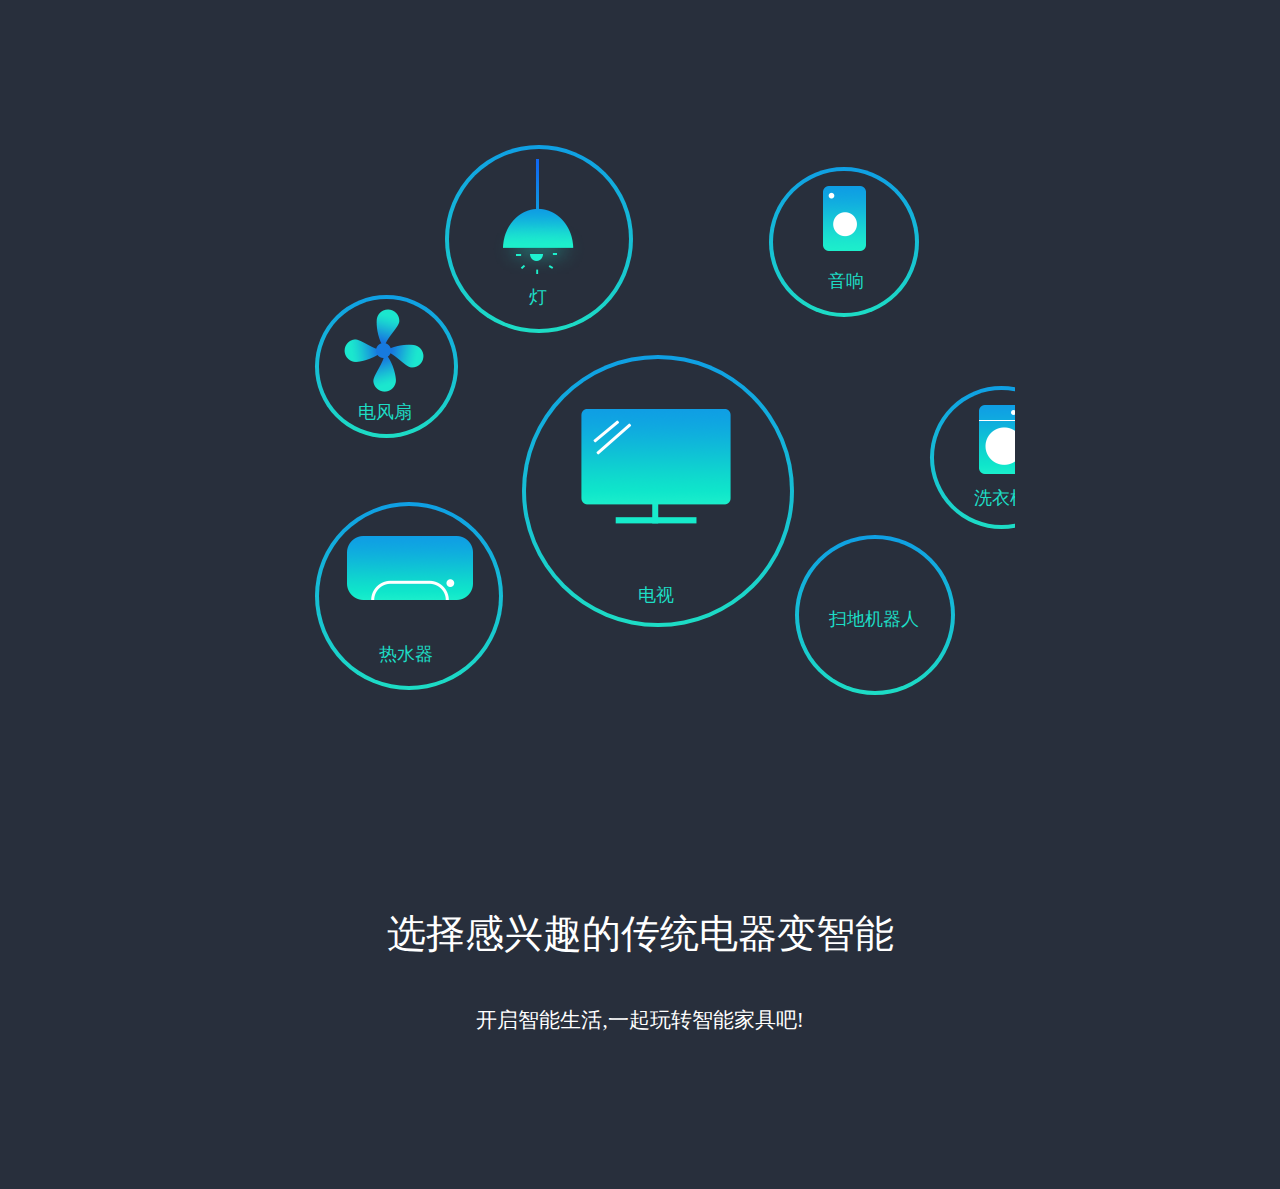
<file: index.html>
<!DOCTYPE html>
<html>
	<head>
		<meta charset="UTF-8">
		<meta name="viewport" content="width=320px"/>
		<title>ohh智能家居</title>
		<link rel="stylesheet" href="style/index.css" />
		<script src="js/jquery.js"></script>
        <script src="js/index.js"></script>
	</head>
	<body>
		
		<div id="box">
			<div class="content">
				<ul class="theme">
                    <li class="protect television common">
						<div class="mask">
								<img src="img/television.png" alt="" />
								<span>电视</span>
						</div>
					</li>
					<li class="lamp-big">
						<img class="deng" src="img/lamp-big.png" alt="">
	                    <div class="hanzi">电视</div>
					</li>
					<li class="fanner common">
						<div class="mask">
								<img src="img/icon_dfs_11.png" alt="" />
								<span>电风扇</span>
						</div>
					</li>
					<li class="lamp-big">
						<img class="deng" src="img/lamp-big.png" alt="">
	                    <div class="hanzi">电风扇</div>
					</li>
					<li class="lamp common">
						<div class="mask">
								<img src="img/icon_dp_03.png" alt="" />
								<span>灯</span>
						</div>
					</li>
					<li class="lamp-big">
						<img class="deng" src="img/lamp-big.png" alt="">
	                    <div class="hanzi">灯</div>
					</li>
					<li class="water common">
						<div class="mask">
								<img src="img/icon_rsq_15.png" alt="" />
								<span>热水器</span>
						</div>
					</li>
					<li class="lamp-big">
						<img class="deng" src="img/lamp-big.png" alt="">
	                    <div class="hanzi">热水器</div>
					</li>
					<li class="sound common">
						<div class="mask">
								<img src="img/icon_yx_06.png" alt="" />
								<span>音响</span>
						</div>
					</li>
					<li class="lamp-big ">
						<img class="deng" src="img/lamp-big.png" alt="">
	                    <div class="hanzi">音响</div>
					</li>
					<li class="machine common">
						<div class="mask">
								<span>扫地机器人</span>
						</div>
					</li>
					<li class="lamp-big">
						<img class="deng" src="img/lamp-big.png" alt="">
	                    <div class="hanzi">扫地机器人</div>
					</li>
					<li class="washer common">
						<div class="mask">
								<img src="img/icon_xyj_14.png" alt="" />
								<span>洗衣机</span>
						</div>
					</li>
					<li class="lamp-big">
						<img class="deng" src="img/lamp-big.png" alt="">
	                    <div class="hanzi">洗衣机</div>
					</li>
					<li class="cooker common">
						<div class="mask">
								<img src="img/icon_dfb_03.png" alt="" />
								<span>电饭煲</span>
						</div>
					</li>
					<li class="lamp-big">
						<img class="deng" src="img/lamp-big.png" alt="">
	                    <div class="hanzi">电饭煲</div>
					</li>
					<li class="air common">
						<div class="mask">
								<img src="img/icon_kt_18.png" alt="" />
								<span>空调</span>
						</div>
					</li>
					<li class="lamp-big">
						<img class="deng" src="img/lamp-big.png" alt="">
	                    <div class="hanzi">空调</div>
					</li>
					<li class="dvd common">
						<div class="mask">
								<span>DVD</span>
						</div>
					</li>
					<li class="lamp-big">
	                    <div class="hanzi">DVD</div>
					</li>
					<li class="air_clear common">
						<div class="mask">
								<img src="img/icon_kqjhq_14.png" alt="" />
								<span>空气净化器</span>
						</div>
					</li>
					<li class="lamp-big ">
						<img class="deng" src="img/lamp-big.png" alt="">
	                    <div class="hanzi">空气净化器</div>
					</li>
					<li class="hum common">
						<div class="mask">
								<img src="img/icon_jsq_06.png" alt="" />
								<span>加湿器</span>
						</div>
					</li>
					<li class="lamp-big">
						<img class="deng" src="img/lamp-big.png" alt="">
	                    <div class="hanzi">加湿器</div>
					</li>
					<li class="set common">
						<div class="mask">
								<span>机顶盒</span>
						</div>
					</li>
					<li class="lamp-big">
	                    <div class="hanzi">机顶盒</div>
					</li>
					<li class="microwave common">
						<div class="mask">
								<img src="img/icon_wbl_11.png" alt="" />
								<span>微波炉</span>
						</div>
					</li>
					<li class="lamp-big">
						<img class="deng" src="img/lamp-big.png" alt="">
	                    <div class="hanzi">微波炉</div>
					</li>
					<li class="socket common">
						<div class="mask">
								<img src="img/icon_cp_03.png" alt="" />
								<span>插排</span>
						</div>
					</li>
					<li class="lamp-big">
						<img class="deng" src="img/lamp-big.png" alt="">
	                    <div class="hanzi">插排</div>
					</li>
					<li class="dispenser common">
						<div class="mask">
								<img src="img/icon_ysj_10.png" alt="" />
								<span>饮水机</span>
						</div>
					</li>
					<li class="lamp-big">
						<img class="deng" src="img/lamp-big.png" alt="">
	                    <div class="hanzi">饮水机</div>
					</li>
					<li class="heating common">
						<div class="mask">
								<img src="img/icon_qnq_18.png" alt="" />
								<span>取暖器</span>
						</div>
					</li>
					<li class="lamp-big">
						<img class="deng" src="img/lamp-big.png" alt="">
	                    <div class="hanzi">取暖器</div>
					</li>
					<li class="motor common protect">
						<div class="mask">
								<img src="img/icon_ddcl_07.png" alt="" />
								<span>电动窗帘</span>
						</div>
					</li>
					<li class="lamp-big">
						<img class="deng" src="img/lamp-big.png" alt="">
	                    <div class="hanzi">电动窗帘</div>
					</li>
					<li class="protect therm common ">
						<div class="mask">
								<img src="img/icon_lfs_15.png" alt="" />
								<span>冷风扇</span>
						</div>
					</li>
					<li class="lamp-big">
						<img class="deng" src="img/lamp-big.png" alt="">
	                    <div class="hanzi">冷风扇</div>
					</li>
			    </ul>
			</div>
			<ul class="main">
				<li>
					选择感兴趣的传统电器变智能
				</li>
				<li>
					开启智能生活,一起玩转智能家具吧!
				</li>
			</ul>
			 <div class="choose">
				<div class="ways">选择查看支持的控制方式</div>
				<div class="three">
					<a href="index_1.html">
						
							
						    <div class="control1">
						    	
						    </div>
						    
						    <span>
						    	语音控制
						    </span>
					</a>	    
					<a href="index_1.html">	
							<div class="control2">
								
							</div>
							<span>
						    	定时控制
						    </span>
					</a>
					<a href="index_1.html">
							<div class="control3">
								
							</div>
							<span>
						    	远程控制
						    </span>
					</a>		
				</div>
			</div>
						 <div class="choose-two">
							<div class="ways">选择查看支持的控制方式</div>
							<div class="four">
								<a href="index_1.html">
									
										
									    <div class="control1">
									    	
									    </div>
									    
									    <div>
									    	语音控制
									    </div>
								</a>	    
								<a href="index_1.html">	
										<div class="control2">
											
										</div>
										<div>
									    	定时控制
									    </div>
								</a>
								<a href="index_1.html">
										<div class="control3">
											
										</div>
										<div>
									    	远程控制
									    </div>
								</a>
								<a href="index_1.html">
										<div class="control4">
											
										</div>
										<div>
									    	远程控制
									    </div>
								</a>	
							</div>
						</div>
		
		</div>
	</body>
</html>
</file>
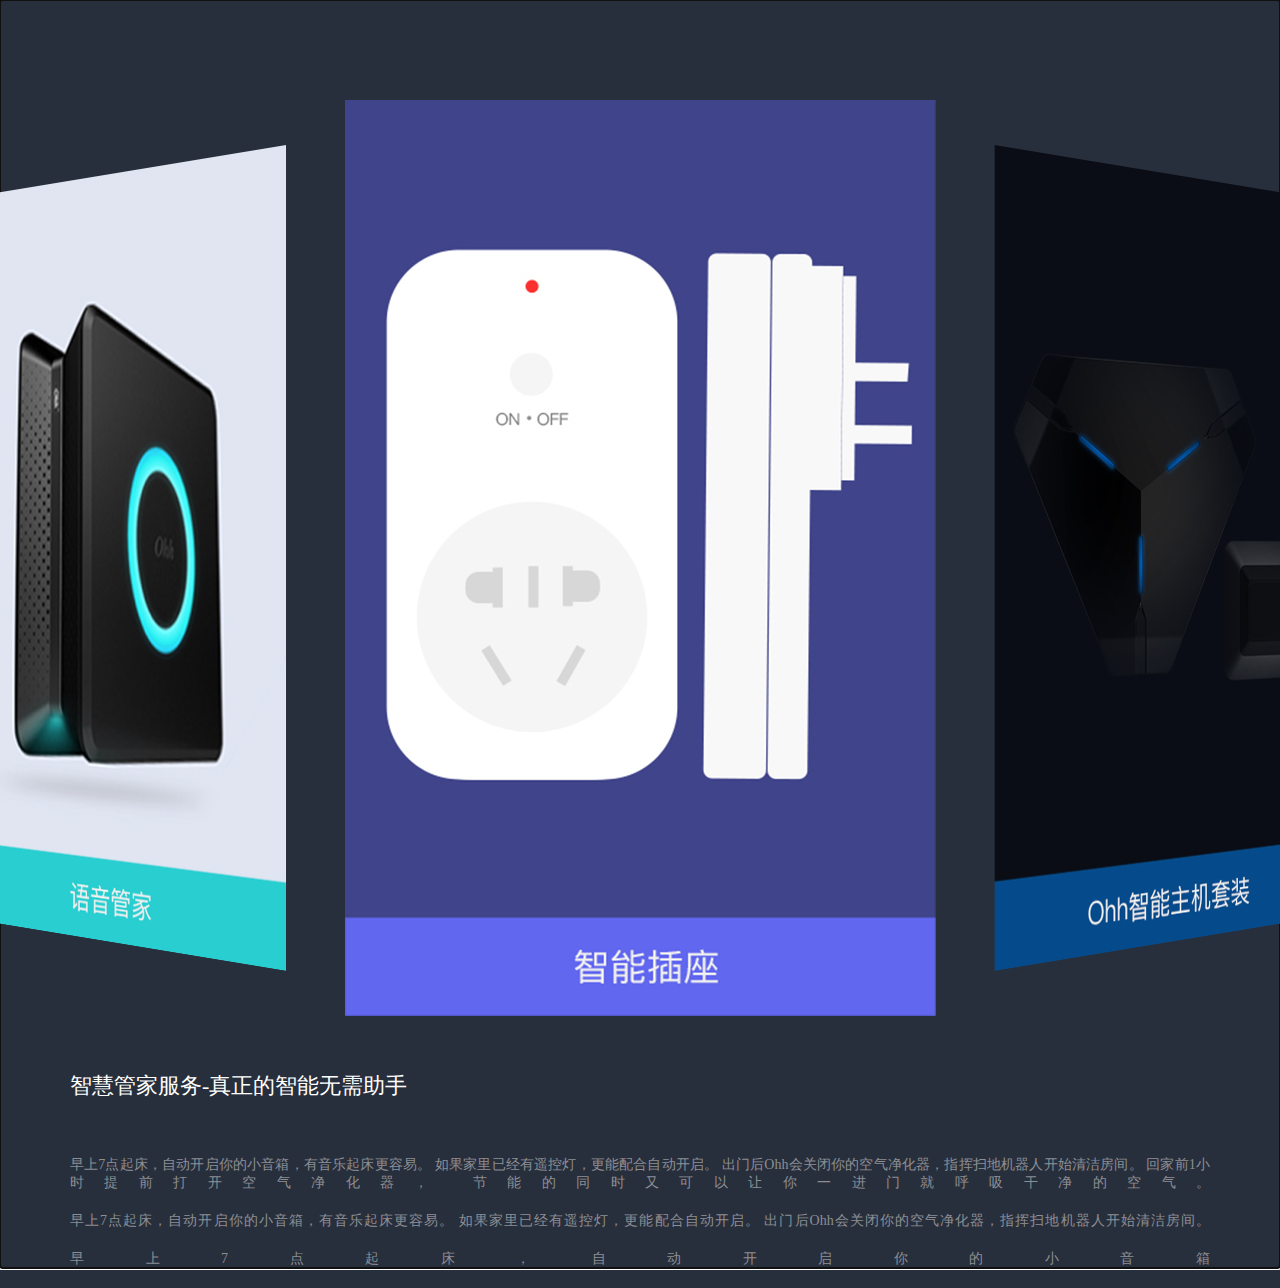
<file: index_1.html>
<!DOCTYPE html>
<html>
<head lang="en">
<meta charset="UTF-8">
<title>ohh智能家居</title>
<link href="style/basic.css" rel="stylesheet" type="text/css">
<link href="style/hot.css" rel="stylesheet" type="text/css">
<script type="text/javascript" src="js/jquery.js"></script>
<script type="text/javascript" src="js/modernizr.custom.53451.js"></script>
<script type="text/javascript" src="js/ohh.js"></script>
<script type="text/javascript" src="js/jquery.mobile-1.3.2.min.js"></script>
</head>
<body>
    <!--3D轮播-->
    <div class="hot_3dalbum">
        <div class="container">
            <section id="dgContainer" class="dg_container">
                <div class="dg_wrapper">
                    <a href="#">
                        <img src="img/product-1.jpg" alt="image01">
                    </a>
                    <a href="#">
                        <img src="img/product-2.jpg" alt="image02">
                    </a>
                    <a href="#">
                        <img src="img/product-3.jpg" alt="image03">
                    </a>               
                </div>
                <nav>
                <span class="dg_prev"></span>
                <span class="dg_next"></span>                </nav>
                <div class="float_layer">
                </div>
            </section>
        </div>
    </div>
    <!--文字-->
   <div class="content">
   	    <div class="title">
   	    	智慧管家服务-真正的智能无需助手
   	    </div>
   	    <div class="main">
   	    	<p>
   	    		早上7点起床，自动开启你的小音箱，有音乐起床更容易。
   	    		如果家里已经有遥控灯，更能配合自动开启。
   	    		出门后Ohh会关闭你的空气净化器，指挥扫地机器人开始清洁房间。
   	    		回家前1小时提前打开空气净化器，
   	    		节能的同时又可以让你一进门就呼吸干净的空气。
   	    	</p>
   	    	<p>
   	    		早上7点起床，自动开启你的小音箱，有音乐起床更容易。
   	    		如果家里已经有遥控灯，更能配合自动开启。
   	    		出门后Ohh会关闭你的空气净化器，指挥扫地机器人开始清洁房间。
   	    	</p>
   	    	<p>
   	    		 早上7点起床，自动开启你的小音箱
   	    	</p>
   	    </div>
   </div>
<script type="text/javascript">
        $('#dgContainer').gallery({
            autoplay: true,
            interval: 4000
        });
</script>
</body>
</html>
</file>
<file: style/index.css>
body{
	background:#282f3c;
	
	}

*{
	margin:0;
	padding:0;
	font-family: "微软雅黑";
	box-sizing: border-box;
	}
a{
	text-decoration:none;
	}
.img{
	border:none;
	}
li{
	list-style: none;
}

#box{
	width:750px;
	margin:0 auto;
	background:#282f3c;
	padding-top: 135px;
}
#nav{
	width:750px;
	height:88px;
	
	display: none;
	position: absolute;
	left: 0;
	top: 0;
}
#nav .back{
	width:45px;
	height:45px;
	position:absolute;
	left: 31px;
	top:15px;
	background:url(../img/02.png);
	background-size:100%; 
}
#nav .title{
    font-size: 36px;
	text-align: center;
	line-height: 88px;
	color:#fff;
	
}
#nav .share{
	width:4px;
	height:6px;
	position:absolute;
	right: 3px;
	top:15px;
}
#nav .share img{
	width:100%;
	height:100%;
}
#box .content{
	-ms-overflow-style:none;
	overflow:-moz-scrollbars-none;
	height:732px;
	overflow-y: hidden;
}
.content .theme{
	height:732px;
    position: relative;
	
}
@keyframes btn {
    0%{top:220px;}
    15%{top:225px;}
    35%{left:257px;}
    65%{left:262px;}
    80%{top:220px;}
    100%{top:225px;}
  }
.content .theme .television{
	position: absolute;
	left:257px;
	top:220px;
	width:272px;
	height: 272px;
	border-radius: 50%;
	background: -webkit-linear-gradient(#0f9fe4, #1dddc5); 
    background: -o-linear-gradient(#0f9fe4, #1dddc5);
    background: -moz-linear-gradient(#0f9fe4, #1dddc5);
    background: linear-gradient(#0f9fe4, #1dddc5);
    animation: -webkit-btn 1.3s ease infinite alternate;
    animation: -o-btn 1.3s ease infinite alternate; 
    animation: -moz-btn 1.3s ease infinite alternate; 
    animation: btn 1.3s ease infinite alternate;   		
}
.content .theme .television .mask{
	width:264px;
	height: 264px;
	margin: 4px 0 0 4px;
	border-radius: 50%;
	background: #282f3c;
}
.content .theme .television img{
	width:150px;
	height:115px;
	margin:50px 0 0 55px;
}
.content .theme .television span{
	color:#1dddc5;
	font-size: 18px;
	position: absolute;
	left: 116px;
	bottom:20px;
}
@keyframes btn1 {
    0%{top:160px;}
    35%{top:165px;}
    70%{top:160px;}
    100%{top:165px;}
  }  
.content .theme .fanner{
	position: absolute;
	left:50px;
	top:160px;
	width:143px;
	height:143px;
	border-radius: 50%;
	background: -webkit-linear-gradient(#0f9fe4, #1dddc5); 
    background: -o-linear-gradient(#0f9fe4, #1dddc5);
    background: -moz-linear-gradient(#0f9fe4, #1dddc5);
    background: linear-gradient(#0f9fe4, #1dddc5);
    animation: btn1 1.3s ease-in-out infinite alternate; 		
}
 
.content .theme .fanner .mask{
	width:135px;
	height: 135px;
	margin: 4px 0 0 4px;
	border-radius: 50%;
	background: #282f3c;
	position: relative;
}
.content .theme .fanner img{
	width:80px;
	height:83px;
	position: absolute;
	left:25px;
	top:10px;
}
.content .theme .fanner span{
	
	position: absolute;
	left:39px;
	bottom:10px;
	color:#1dddc5;
	font-size: 18px;
}
@keyframes btn2 {
    0%{top:10px;}
    35%{top:15px;}
    70%{top:10px;}
    100%{top:15px;}
  } 
.content .theme .lamp{
	position: absolute;
	left:180px;
	top:10px;
	width:188px;
	height:188px;
	border-radius: 50%;
	background: -webkit-linear-gradient(#0f9fe4, #1dddc5); 
  background: -o-linear-gradient(#0f9fe4, #1dddc5);
  background: -moz-linear-gradient(#0f9fe4, #1dddc5);
  background: linear-gradient(#0f9fe4, #1dddc5);
  animation: -webkit-btn2 1.5s ease-in infinite alternate;
    animation: -o-btn2 1.5s ease-in infinite alternate; 
    animation: -moz-btn2 1.5s ease-in infinite alternate; 
    animation: btn2 1.5s ease-in infinite alternate;  
	/*border:0.04px solid #1dddc5;*/
			
}
.content .theme .lamp-big{
	width: 100%;
	position: absolute;
	left: 0;
	top: 0;
	transition: all 0.8s ease;
    transform: scale(0);
    
}

.content .theme .not-active{
	transform: scale(0);
}
.content .theme .active{
	transform: scale(1);
}
.content .theme .lamp-big .deng{
	margin-left: 260px;
	margin-top: 30px;
	width:230px;
	height:427px;
}
.content .theme .lamp-big .hanzi{
	width:100%;
	height:100px;
	line-height:140px;
	text-align:center;
	color: #1df2d1;
	font-size: 30px;
}
.content .theme .lamp .mask{
	width:180px;
	height: 180px;
	margin: 4px 0 0 4px;
	border-radius: 50%;
	background: #282f3c;
	position: relative;
}
.content .theme .lamp img{
	width:101px;
	height:115px;
	position: absolute;
	left:40px;
	top:10px;
}
.content .theme .lamp span{
	
	position: absolute;
	left:80px;
	bottom:20px;
	color:#1dddc5;
	font-size:18px;
}
@keyframes btn3 {
    0%{left:50px;}
    35%{left:55px;}
    70%{left:50px;}
    100%{left:55px;}
  } 
.content .theme .water{
	position: absolute;
	left:50px;
	top:367px;
	width:188px;
	height:188px;
	border-radius: 50%;
	background: -webkit-linear-gradient(#0f9fe4, #1dddc5); 
  background: -o-linear-gradient(#0f9fe4, #1dddc5);
  background: -moz-linear-gradient(#0f9fe4, #1dddc5);
  background: linear-gradient(#0f9fe4, #1dddc5);
  
  animation: -webkit-btn3 1.3s ease-in-out infinite alternate;
    animation: -o-btn3 1.3s ease-in-out infinite alternate; 
    animation: -moz-btn3 1.3s ease-in-out infinite alternate; 
    animation: btn3 1.3s ease-in-out infinite alternate;
	/*border:0.04px solid #1dddc5;*/
			
}
.content .theme .water .mask{
	width:180px;
	height: 180px;
	margin: 4px 0 0 4px;
	border-radius: 50%;
	background: #282f3c;
	position: relative;
}
.content .theme .water img{
	width:126px;
	height:64px;
	position: absolute;
	left:28px;
	top:30px;
}
.content .theme .water span{
	
	position: absolute;
	left:60px;
	bottom:20px;
	color:#1dddc5;
	font-size: 18px;
}
@keyframes btn4 {
    0%{top:32px;}
    20%{top:37px;}
    40%{top:32px;}
    60%{top:32px;}
    80%{top:37px;}
    100%{top:32px;}
  } 
.content .theme .sound{
	position: absolute;
	left:504px;
	top:32px;
	width:150px;
	height:150px;
	border-radius: 50%;
	background: -webkit-linear-gradient(#0f9fe4, #1dddc5); 
  background: -o-linear-gradient(#0f9fe4, #1dddc5);
  background: -moz-linear-gradient(#0f9fe4, #1dddc5);
  background: linear-gradient(#0f9fe4, #1dddc5);
  animation: -webkit-btn4 1.3s ease infinite alternate;
  animation: -o-btn4 1.3s ease infinite alternate;
  animation: -moz-btn4 1.3s ease infinite alternate; 
  animation: btn4 1.3s ease infinite alternate;
			
}
.content .theme .sound .mask{
	width:142px;
	height: 142px;
	margin: 4px 0 0 4px;
	border-radius: 50%;
	background: #282f3c;
	position: relative;
}
.content .theme .sound img{
	width:43px;
	height:65px;
	position: absolute;
	left:50px;
	top:15px;
}
.content .theme .sound span{
	
	position: absolute;
	left:55px;
	bottom:20px;
	color:#1dddc5;
	font-size:18px;
}
@keyframes btn5 {
    0%{top:405px;}
    35%{top:400px;}
    70%{top:405px;}
    100%{top:400px;}
  } 
.content .theme .machine{
	position: absolute;
	left:530px;
	top:400px;
	width:160px;
	height:160px;
	border-radius: 50%;
	background: -webkit-linear-gradient(#0f9fe4, #1dddc5); 
    background: -o-linear-gradient(#0f9fe4, #1dddc5);
   background: -moz-linear-gradient(#0f9fe4, #1dddc5);
   background: linear-gradient(#0f9fe4, #1dddc5); 
  animation: btn5 2.5s ease infinite alternate;
	/*border:0.04px solid #1dddc5;*/
			
}
.content .theme .machine .mask{
	width:152px;
	height: 152px;
	margin: 4px 0 0 4px;
	border-radius: 50%;
	background: #282f3c;
	position: relative;
}
.content .theme .machine span{
	
	position: absolute;
	left:30px;
	bottom:60px;
	color:#1dddc5;
	font-size:18px;
}
.content .theme .washer{
	position: absolute;
	left:665px;
	top:251px;
	width:143px;
	height:143px;
	border-radius: 50%;
	background: -webkit-linear-gradient(#0f9fe4, #1dddc5); 
  background: -o-linear-gradient(#0f9fe4, #1dddc5);
  background: -moz-linear-gradient(#0f9fe4, #1dddc5);
  background: linear-gradient(#0f9fe4, #1dddc5);
  animation: btn6 1.3s ease infinite alternate; 
	/*border:0.04px solid #1dddc5;*/
			
}
@keyframes btn6 {
    0%{top:251px;}
    35%{top:256px;}
    70%{top:251px;}
    100%{top:256px;}
  }   
.content .theme .washer .mask{
	width:135px;
	height: 135px;
	margin: 4px 0 0 4px;
	border-radius: 50%;
	background: #282f3c;
	position: relative;
}
.content .theme .washer img{
	width:50px;
	height:69px;
	position: absolute;
	left:45px;
	top:15px;
}
.content .theme .washer span{
	
	position: absolute;
	left:40px;
	bottom:15px;
	color:#1dddc5;
	font-size: 18px;
}
.content .theme .cooker{
	position: absolute;
	left:750px;
	top:20px;
	width:188px;
	height:188px;
	border-radius: 50%;
	background: -webkit-linear-gradient(#0f9fe4, #1dddc5); 
  background: -o-linear-gradient(#0f9fe4, #1dddc5);
  background: -moz-linear-gradient(#0f9fe4, #1dddc5);
  background: linear-gradient(#0f9fe4, #1dddc5);
  animation: btn8 1.3s ease infinite alternate; 
	/*border:0.04px solid #1dddc5;*/
			
}
@keyframes btn8 {
    0%{left:750px;}
    35%{left:755px;}
    70%{left:750px;}
    100%{left:755px;}
  }   
.content .theme .cooker .mask{
	width:180px;
	height: 180px;
	margin: 4px 0 0 4px;
	border-radius: 50%;
	background: #282f3c;
	position: relative;
}
.content .theme .cooker img{
	width:91px;
	height:95px;
	position: absolute;
	left:45px;
	top:15px;
}
.content .theme .cooker span{
	
	position: absolute;
	left:60px;
	bottom:20px;
	color:#1dddc5;
	font-size: 18px;
}
.content .theme .air{
	position: absolute;
	left:845px;
	top:350px;
	width:148px;
	height:148px;
	border-radius: 50%;
	background: -webkit-linear-gradient(#0f9fe4, #1dddc5); 
  background: -o-linear-gradient(#0f9fe4, #1dddc5);
  background: -moz-linear-gradient(#0f9fe4, #1dddc5);
  background: linear-gradient(#0f9fe4, #1dddc5);
  animation: btn9 1.3s ease infinite alternate; 
	/*border:0.04px solid #1dddc5;*/
			
}
@keyframes btn9 {
    0%{top:350px;}
    35%{top:352px;}
    70%{top:358px;}
    100%{top:350px;}
  }   
.content .theme .air .mask{
	width:140px;
	height: 140px;
	margin: 4px 0 0 4px;
	border-radius: 50%;
	background: #282f3c;
	position: relative;
}
.content .theme .air img{
	width:83px;
	height:42px;
	position: absolute;
	left:27px;
	top:25px;
}
.content .theme .air span{
	
	position: absolute;
	left:50px;
	bottom:15px;
	color:#1dddc5;
	font-size: 18px;
}
.content .theme .dvd{
	position: absolute;
	left:1030px;
	top:30px;
	width:108px;
	height:108px;
	border-radius: 50%;
	background: -webkit-linear-gradient(#0f9fe4, #1dddc5); 
  background: -o-linear-gradient(#0f9fe4, #1dddc5);
  background: -moz-linear-gradient(#0f9fe4, #1dddc5);
  background: linear-gradient(#0f9fe4, #1dddc5);
  animation: btn10 1.3s ease infinite alternate; 
}
@keyframes btn10 {
    0%{left:1030px;}
    35%{left:1035px;}
    70%{left:1040px;}
    100%{left:1035px;}
  }   
.content .theme .dvd .mask{
	width:100px;
	height: 100px;
	margin: 4px 0 0 4px;
	border-radius: 50%;
	background: #282f3c;
	position: relative;
}
.content .theme .dvd span{
	
	position: absolute;
	left:30px;
	bottom:35px;
	color:#1dddc5;
	font-size: 18px;
}
.content .theme .air_clear{
	position: absolute;
	left:1000px;
	top:180px;
	width:270px;
	height:270px;
	border-radius: 50%;
	background: -webkit-linear-gradient(#0f9fe4, #1dddc5); 
  background: -o-linear-gradient(#0f9fe4, #1dddc5);
  background: -moz-linear-gradient(#0f9fe4, #1dddc5);
  background: linear-gradient(#0f9fe4, #1dddc5);
  animation: btn11 1.3s ease infinite alternate; 
	/*border:0.04px solid #1dddc5;*/
			
}
@keyframes btn11 {
    0%{top:185px;}
    35%{top:180px;}
    70%{top:185px;}
    100%{top:180px;}
  }   
.content .theme .air_clear .mask{
	width:262px;
	height:262px;
	margin: 4px 0 0 4px;
	border-radius: 50%;
	background: #282f3c;
	position: relative;
}
.content .theme .air_clear img{
	width:199px;
	height:126px;
	position: absolute;
	left:27px;
	top:50px;
}
.content .theme .air_clear span{
	
	position: absolute;
	left:85px;
	bottom:20px;
	color:#1dddc5;
	font-size: 18px;
}
.content .theme .hum{
	position: absolute;
	left:1245px;
	top:30px;
	width:150px;
	height:150px;
	border-radius: 50%;
	background: -webkit-linear-gradient(#0f9fe4, #1dddc5); 
  background: -o-linear-gradient(#0f9fe4, #1dddc5);
  background: -moz-linear-gradient(#0f9fe4, #1dddc5);
  background: linear-gradient(#0f9fe4, #1dddc5);
  animation: btn12 1.3s ease infinite alternate; 
	/*border:0.04px solid #1dddc5;*/
			
}
@keyframes btn12 {
    0%{top:35px;}
    35%{top:30px;}
    70%{top:35px;}
    100%{top:30px;}
  }   
.content .theme .hum .mask{
	width:142px;
	height:142px;
	margin: 4px 0 0 4px;
	border-radius: 50%;
	background: #282f3c;
	position: relative;
}
.content .theme .hum img{
	width:43px;
	height:73px;
	position: absolute;
	left:50px;
	top:25px;
}
.content .theme .hum span{
	
	position: absolute;
	left:45px;
	bottom:15px;
	color:#1dddc5;
	font-size: 18px;
}
.content .theme .microwave{
	position: absolute;
	left:1310px;
	top:230px;
	width:172px;
	height: 172px;
	border-radius: 50%;
	background: -webkit-linear-gradient(#0f9fe4, #1dddc5); 
    background: -o-linear-gradient(#0f9fe4, #1dddc5);
    background: -moz-linear-gradient(#0f9fe4, #1dddc5);
    background: linear-gradient(#0f9fe4, #1dddc5);
    animation: btn13 0.8s ease infinite alternate;  
	/*border:0.04px solid #1dddc5;*/
			
}
@keyframes btn13 {
    0%{left:1310px;}
    35%{left:1315px;}
    70%{left:1310px;}
    100%{left:1315px;}
  } 
.content .theme .microwave .mask{
	width:164px;
	height: 164px;
	margin: 4px 0 0 4px;
	border-radius: 50%;
	background: #282f3c;
}
.content .theme .microwave img{
	width:97px;
	height:91px;
	margin:30px 0 0 33px;
}
.content .theme .microwave span{
	color:#1dddc5;
	font-size: 18px;
	position: absolute;
	left: 60px;
	bottom:20px;
}
.content .theme .set{
	position: absolute;
	left:1270px;
	top:420px;
	width:108px;
	height:108px;
	border-radius: 50%;
	background: -webkit-linear-gradient(#0f9fe4, #1dddc5); 
  background: -o-linear-gradient(#0f9fe4, #1dddc5);
  background: -moz-linear-gradient(#0f9fe4, #1dddc5);
  background: linear-gradient(#0f9fe4, #1dddc5);
  /*animation: btn14 1.3s ease infinite alternate;*/ 
	/*border:0.04px solid #1dddc5;*/
			
}
@keyframes btn14 {
    0%{left:1275px;}
    35%{left:1270px;}
    70%{left:1275px;}
    100%{left:1270px;}
  }   
.content .theme .set .mask{
	width:100px;
	height:100px;
	margin: 4px 0 0 4px;
	border-radius: 50%;
	background: #282f3c;
	position: relative;
}
.content .theme .set span{
	
	position: absolute;
	left:25px;
	bottom:35px;
	color:#1dddc5;
	font-size: 18px;
}
@keyframes btn15 {
    0%{left:1525px;}
    35%{left:1530px;}
    70%{left:1525px;}
    100%{left:1530px;}
  }   
.content .theme .socket{
	position: absolute;
	left:1525px;
	top:20px;
	width:150px;
	height:150px;
	border-radius: 50%;
	background: -webkit-linear-gradient(#0f9fe4, #1dddc5); 
  background: -o-linear-gradient(#0f9fe4, #1dddc5);
  background: -moz-linear-gradient(#0f9fe4, #1dddc5);
  background: linear-gradient(#0f9fe4, #1dddc5);
  animation: btn15 2.5s ease infinite alternate; 
	/*border:0.04px solid #1dddc5;*/
			
}

.content .theme .socket .mask{
	width:142px;
	height:142px;
	margin: 4px 0 0 4px;
	border-radius: 50%;
	background: #282f3c;
	position: relative;
}
.content .theme .socket img{
	width:73px;
	height:74px;
	margin:20px 0 0 33px;
}
.content .theme .socket span{
	
	position: absolute;
	left:50px;
	bottom:15px;
	color:#1dddc5;
	font-size: 18px;
}
.content .theme .dispenser{
	position: absolute;
	left:1525px;
	top:204px;
	width:188px;
	height:188px;
	border-radius: 50%;
	background: -webkit-linear-gradient(#0f9fe4, #1dddc5); 
  background: -o-linear-gradient(#0f9fe4, #1dddc5);
  background: -moz-linear-gradient(#0f9fe4, #1dddc5);
  background: linear-gradient(#0f9fe4, #1dddc5);
  animation: btn16 1.3s ease infinite alternate; 
	/*border:0.04px solid #1dddc5;*/
			
}
@keyframes btn16 {
    0%{top:202px;}
    35%{top:204px;}
    70%{top:204px;}
    100%{top:202px;}
  }   
.content .theme .dispenser .mask{
	width:180px;
	height:180px;
	margin: 4px 0 0 4px;
	border-radius: 50%;
	background: #282f3c;
	position: relative;
}
.content .theme .dispenser img{
	width:78px;
	height:94px;
	margin:20px 0 0 50px;
}
.content .theme .dispenser span{
	
	position: absolute;
	left:60px;
	bottom:15px;
	color:#1dddc5;
	font-size: 18px;
}
.content .theme .heating{
	position: absolute;
	left:1455px;
	top:415px;
	width:155px;
	height:155px;
	border-radius: 50%;
	background: -webkit-linear-gradient(#0f9fe4, #1dddc5); 
  background: -o-linear-gradient(#0f9fe4, #1dddc5);
  background: -moz-linear-gradient(#0f9fe4, #1dddc5);
  background: linear-gradient(#0f9fe4, #1dddc5);
  animation: btn17 1.3s ease infinite alternate; 
	/*border:0.04px solid #1dddc5;*/
			
}
@keyframes btn17 {
    0%{top:410px;}
    35%{top:415px;}
    70%{top:410px;}
    100%{top:415px;}
  }   
.content .theme .heating .mask{
	width:147px;
	height:147px;
	margin: 4px 0 0 4px;
	border-radius: 50%;
	background: #282f3c;
	position: relative;
}
.content .theme .heating img{
	width:72px;
	height:77px;
	margin:20px 0 0 38px;
}
.content .theme .heating span{
	
	position: absolute;
	left:45px;
	bottom:15px;
	color:#1dddc5;
	font-size: 18px;
}
.content .theme .motor{
	position: absolute;
	left:1725px;
	top:135px;
	width:128px;
	height:128px;
	border-radius: 50%;
	background: -webkit-linear-gradient(#0f9fe4, #1dddc5); 
  background: -o-linear-gradient(#0f9fe4, #1dddc5);
  background: -moz-linear-gradient(#0f9fe4, #1dddc5);
  background: linear-gradient(#0f9fe4, #1dddc5);
  animation: btn18 1.3s ease infinite alternate; 
	/*border:0.04px solid #1dddc5;*/
			
}
@keyframes btn18 {
    0%{top:135px;}
    15%{top:140px;}
    35%{left:1725px;}
    65%{left:1730px;}
    80%{top:140px;}
    100%{top:135px;}
  }   
.content .theme .motor .mask{
	width:120px;
	height:120px;
	margin: 4px 0 0 4px;
	border-radius: 50%;
	background: #282f3c;
	position: relative;
}
.content .theme .motor img{
	width: 48px;
	height:61px;
	margin:15px 0 0 35px;
}
.content .theme .motor span{
	
	position: absolute;
	left:25px;
	bottom:15px;
	color:#1dddc5;
	font-size: 18px;
}
.content .theme .therm{
	position: absolute;
	left:1725px;
	top:420px;
	width:152px;
	height:152px;
	border-radius: 50%;
	background: -webkit-linear-gradient(#0f9fe4, #1dddc5); 
  background: -o-linear-gradient(#0f9fe4, #1dddc5);
  background: -moz-linear-gradient(#0f9fe4, #1dddc5);
  background: linear-gradient(#0f9fe4, #1dddc5);
  animation: btn19 1s ease infinite alternate; 
	/*border:0.04px solid #1dddc5;*/
			
}
@keyframes btn19 {
    0%{left:1720px;}
    35%{left:1725px;}
    70%{left:1720px;}
    100%{left:1725px;}
  }   
.content .theme .therm .mask{
	width:144px;
	height:144px;
	margin: 4px 0 0 4px;
	border-radius: 50%;
	background: #282f3c;
	position: relative;
}
.content .theme .therm img{
	width:48px;
	height:79px;
	margin:20px 0 0 50px;
}
.content .theme .therm span{
	
	position: absolute;
	left:45px;
	bottom:15px;
	color:#1dddc5;
	font-size: 18px;
}
.content .theme .uzi{
	position: absolute;
	left:1825px;
	top:10px;
	width:2px;
	height:2px;
	border-radius: 50%;
	background:red;			
}
.content::-webkit-scrollbar{
	width:0px;
}
#box .main{
	width:100%;
	padding-top:40px;
	padding-bottom:155px;
	color: #fff;
	
}
#box .main li:nth-child(1){
	text-align: center;
	font-size: 39px; 
}
#box .main li:nth-child(2){
	text-align: center;
	margin-top: 45px;
	font-size: 21px; 
}
.choose{
	width: 750px;
	height: 315px;
	background: #1f2530;
    border-top:2px solid #191e28;
	transition: all 0.8s ease;
    transform:translateY(540px);
    display: none;
}
.ways{
	width: 100%;
	line-height: 100px;
	font-size: 34px;
	color: #fff;
	border-bottom:2px solid #191e28;
	text-align: center;
}
.three{
	z-index: 10;
	width: 100%;
	height: 205px;
}
.three a{
	text-align: center;
	line-height: 100px;
	float: left;
	width: 33.3%;
	height: 100%;
	font-size: 28px;
}
.three a:nth-of-type(1){
	color:#56dae2;
	border-right:2px solid #191e28;
}.three a:nth-of-type(2){
	color:#32cc84;
	border-right:2px solid #191e28;
}
.three a:nth-of-type(3){
	color:#5b3e94;
}
.three a .control1{
	width: 44px;
	height: 69px;
	margin: 40px 0 0 100px;
	background:url(../img/icon-yy.png)  no-repeat;
	background-size: 100%;
}
.three a .control2{
	width: 63px;
	height: 69px;
	margin: 40px 0 0 100px;
	background:url(../img/icon-kz.png)  no-repeat;
	background-size: 100%;
}
.three a .control3{
	width: 53px;
	height: 53px;
	margin: 55px 0 0 100px;
	background:url(../img/icon-xh.png)  no-repeat;
	background-size: 100%;
}
.choose-two{
	width: 750px;
	height: 440px;
	background: #1f2530;
    border-top:2px solid #191e28;
	transition: all 0.8s ease;
    transform:translateY(431px);
    display: none;
    
}
.choose-two .four{
	z-index: 10;
	width: 100%;
	height: 329px;
}
.four a{
	text-align: center;
	line-height: 100px;
	float: left;
	width: 50%;
	height: 50%;
	font-size: 28px;
}
.four div{
	float: left;
	margin:30px 0 0 30px; ;
}
.four a:nth-of-type(1){
	color:#56dae2;
	border-right:2px solid #191e28;
	border-bottom:2px solid #191e28;
}.four a:nth-of-type(2){
	color:#32cc84;
	border-bottom:2px solid #191e28;
}
.four a:nth-of-type(3){
	color:#5b3e94;
	border-right:2px solid #191e28;
}
.four a:nth-of-type(4){
	color:#5b3e94;
	
}
.four a .control1{
	width: 63px;
	height: 69px;
	float: left;
	margin: 40px 0 0 90px;
	background:url(../img/icon-kz.png)  no-repeat;
	background-size: 100%;
}
.four a .control2{
	width: 63px;
	height: 69px;
	margin: 40px 0 0 90px;
	background:url(../img/icon-xh.png)  no-repeat;
	background-size: 100%;
}
.four a .control3{
	width: 44px;
	height: 69px;
	margin: 40px 0 0 90px;
	background:url(../img/icon-yy.png)  no-repeat;
	background-size: 100%;
}
.four a .control4{
	width: 63px;
	height: 63px;
	margin: 40px 0 0 90px;
	background:url(../img/icon-gy.png)  no-repeat;
	background-size: 100%;
}
</file>
<file: style/basic.css>
body, h1, h2, h3, h4, h5, h6, blockquote, p, pre, dl, dd, menu, ol, ul, caption, th, td, form, fieldset, legend, input, button, textarea, address {
    margin: 0;
    padding: 0
}
html{
    overflow-x: hidden;
}
h1, h2, h3, h4, h5, h6 {
    font-size: 100%
}

menu, ol, ul {
    list-style: none
}

table {
    border-collapse: collapse;
    border-spacing: 0;
    empty-cells: show;
    font-size: inherit
}

fieldset, img {
    border: 0;
    vertical-align: middle
}

address, cite, dfn, em, var {
    font-style: normal
}

code, kbd, pre, samp {
    font-family: courier new, courier, monospace
}

input, button, textarea, select {
    font-size: 100%
}

abbr[title] {
    border-bottom: 1px dotted;
    cursor: help
}

a {
    text-decoration: none
}

ul {
    list-style: none;
}

body, input, button, textarea, select, option, optgroup {
    font: 14px "Microsoft Yahei"
}


body {
    width: 100%;
    height: 100%;
    background: #eee;
    font-family: "Microsoft Yahei"/*, Arial, Lucida Grande, Lucida Sans Unicode, Verdana, sans-serif*/;
}

.clearfix:before,
.clearfix:after {
    display: table;
    content: " ";
}

.clearfix:after {
    clear: both;
}
</file>
<file: style/hot.css>
html {
    /*overflow-y: hidden;*/
   
}
body{
	background:#282f3c;
}
.hot_3dalbum {
    height: 916px;
	margin:0 auto;
	padding-top: 100px;
	overflow: hidden;
	position: relative;
	
}
.zhaol,.zhaor{
	position: absolute;
	width: 100%;
	height:62.4%;
	z-index: 100;
	top: 0;
	box-shadow: 0 0 0 270px rgba(40,40,47,0.6);
}
.zhaol{
	left: -100%;
	
	
}
.zhaor{
	right: -100%;
}
/*
3D相册*/
.dg_container {
    width: 100%;
    height: 916px;
    position: relative;
}

.dg_wrapper {
    width: 591px;
    height: 916px;
    margin: 0 auto;
    position: relative;
    -webkit-transform-style: preserve-3d;
    -moz-transform-style: preserve-3d;
    -o-transform-style: preserve-3d;
    -ms-transform-style: preserve-3d;
    transform-style: preserve-3d;
    -webkit-perspective: 2000px;
    -moz-perspective: 2000px;
    -o-perspective: 2000px;
    -ms-perspective: 2000px;
    perspective: 2000px;
}

.dg_wrapper a {
    overflow: hidden;
    width: 591px;
    height: 916px;
    display: block;
    position: absolute;
    left: 0;
    top: 0;
}

.dg_wrapper a.dg-transition {
    -webkit-transition: all 0.5s ease-in-out;
    -moz-transition: all 0.5s ease-in-out;
    -o-transition: all 0.5s ease-in-out;
    -ms-transition: all 0.5s ease-in-out;
    transition: all 0.5s ease-in-out;
}

.dg_wrapper a img {
    display: block;
}


.dg_wrapper a.dg-center {
    display: block;
    width: 591px;
    height: 916px;
}

.dg_wrapper a.dg-center div {
    display: block;

}

.dg_wrapper a.dg-center img {
    width: 591px;
    height:916px;
    z-index: 1;
}

.float_layer {
    width: 591px;
    height: 916px;
    z-index: 999;
   
    position: absolute;
    margin-left:196px;
    margin-top:-913px;
    position: relative;
    overflow: visible;
   

}

.dg_float {
    width: 431px;
    height: 94px;
    position: absolute;
    bottom: 0px;
    left: 0px;
    background-color: rgba(0, 0, 0, .5);

}

.dg_float_con {
    width: 320px;
    height: 68px;
    float: left;
    margin-left: 15px;
    margin-top: 15px;
    line-height: 30px;
}

.dg_float_con p {
    font-size: 18px;
    color: #fff;
}

.dg_float_con p.hot_price {
    font-size: 36px;
    color: #ffea00;
    margin-top: 5px;
}

.dg_float_con p.hot_price span {
    font-size: 18px;
}
/*nav*/
.dg_container nav span.dg_prev {
    display: block;
    position: absolute;
    width: 265px;
    height: 916px;
    margin-top: -867px;
    margin-left: -140px;
}

.dg_container nav span.dg_next {
    display: block;
    position: absolute;
    width: 591px;
    height:916px;
    margin-top: -867px;
    margin-left: 830px;
}

.ui-loader {
    display: none;
}
.content{
    margin: 20px auto;
    overflow: hidden;
    position: relative;
}
.content .title{
	line-height: 100px;
	padding-left: 70px;
	
	font-size:22px;
	color:#fff;
}
.content .main p{
	padding-left: 70px;
	padding-right: 70px;
    text-align:justify;
    text-align-last:justify;
	font-size:14px;
	color:#8c8e94;
	margin-top: 20px;
}
</file>
